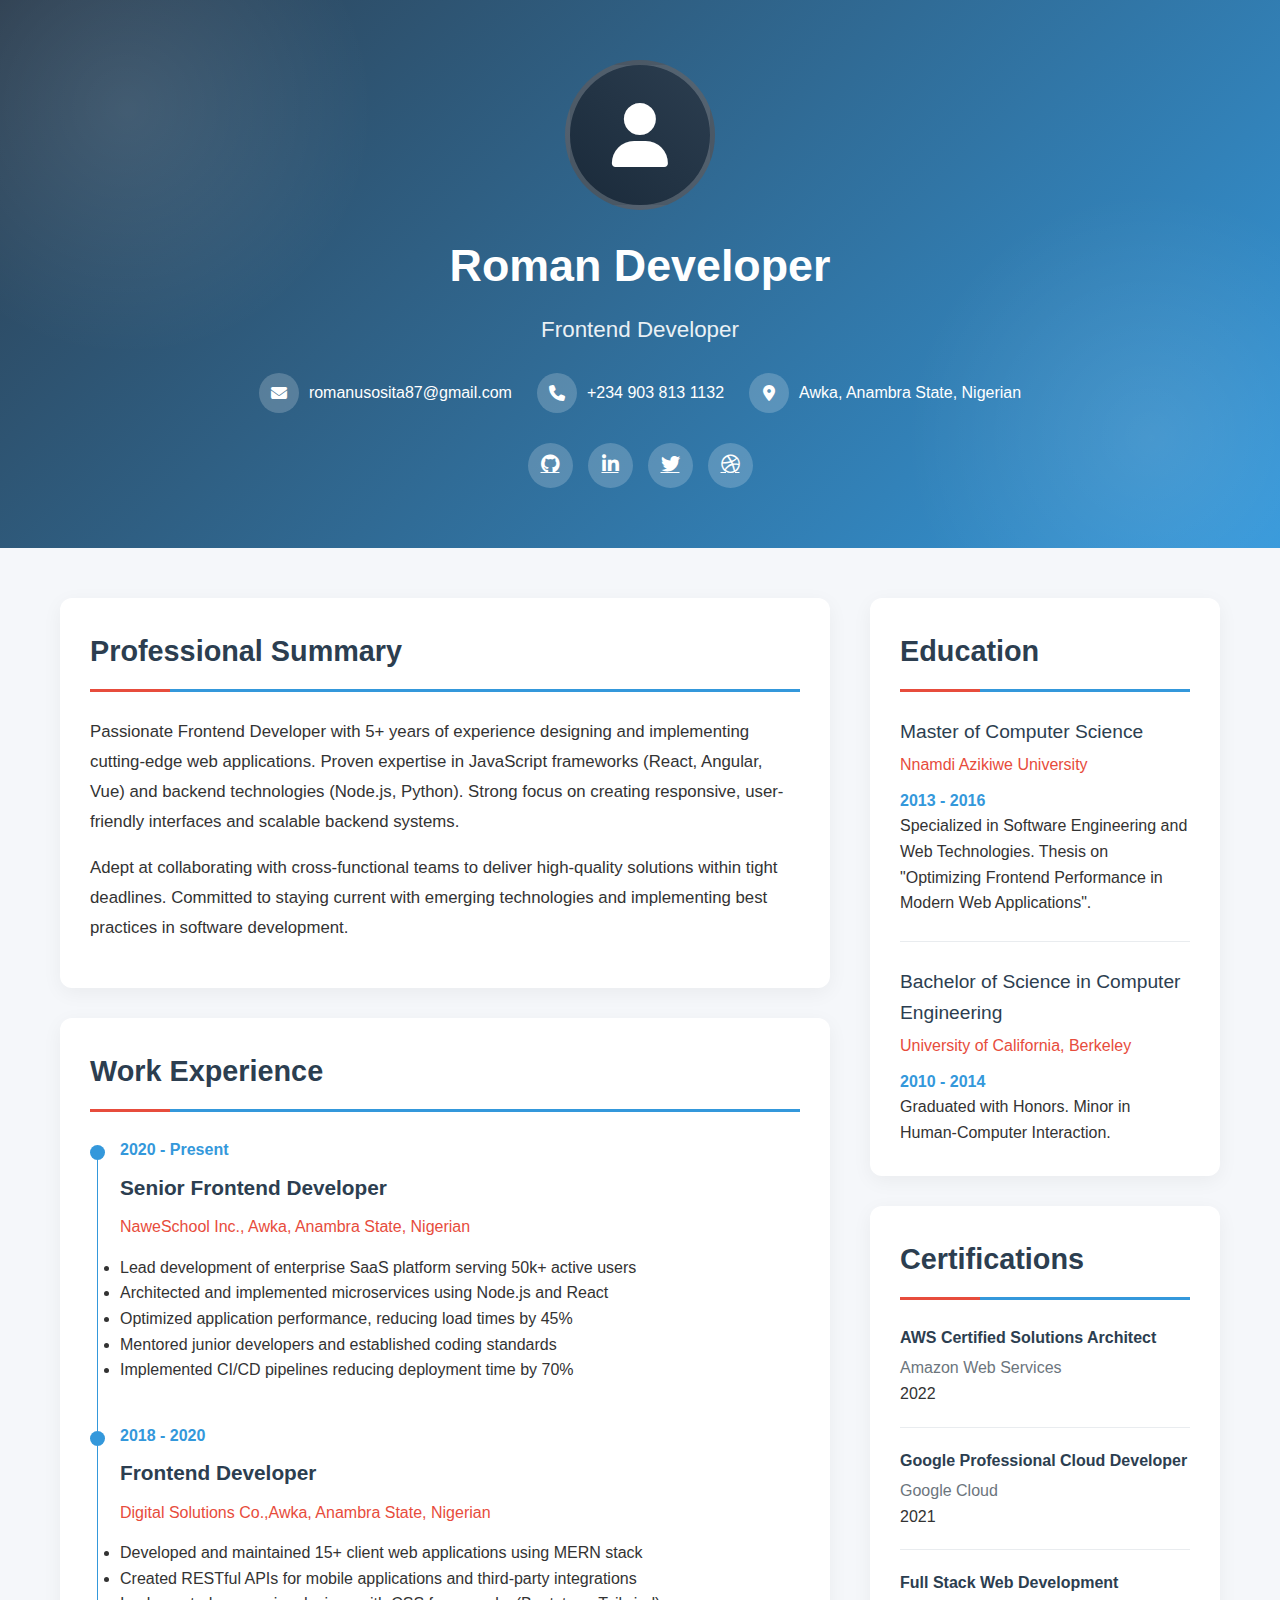
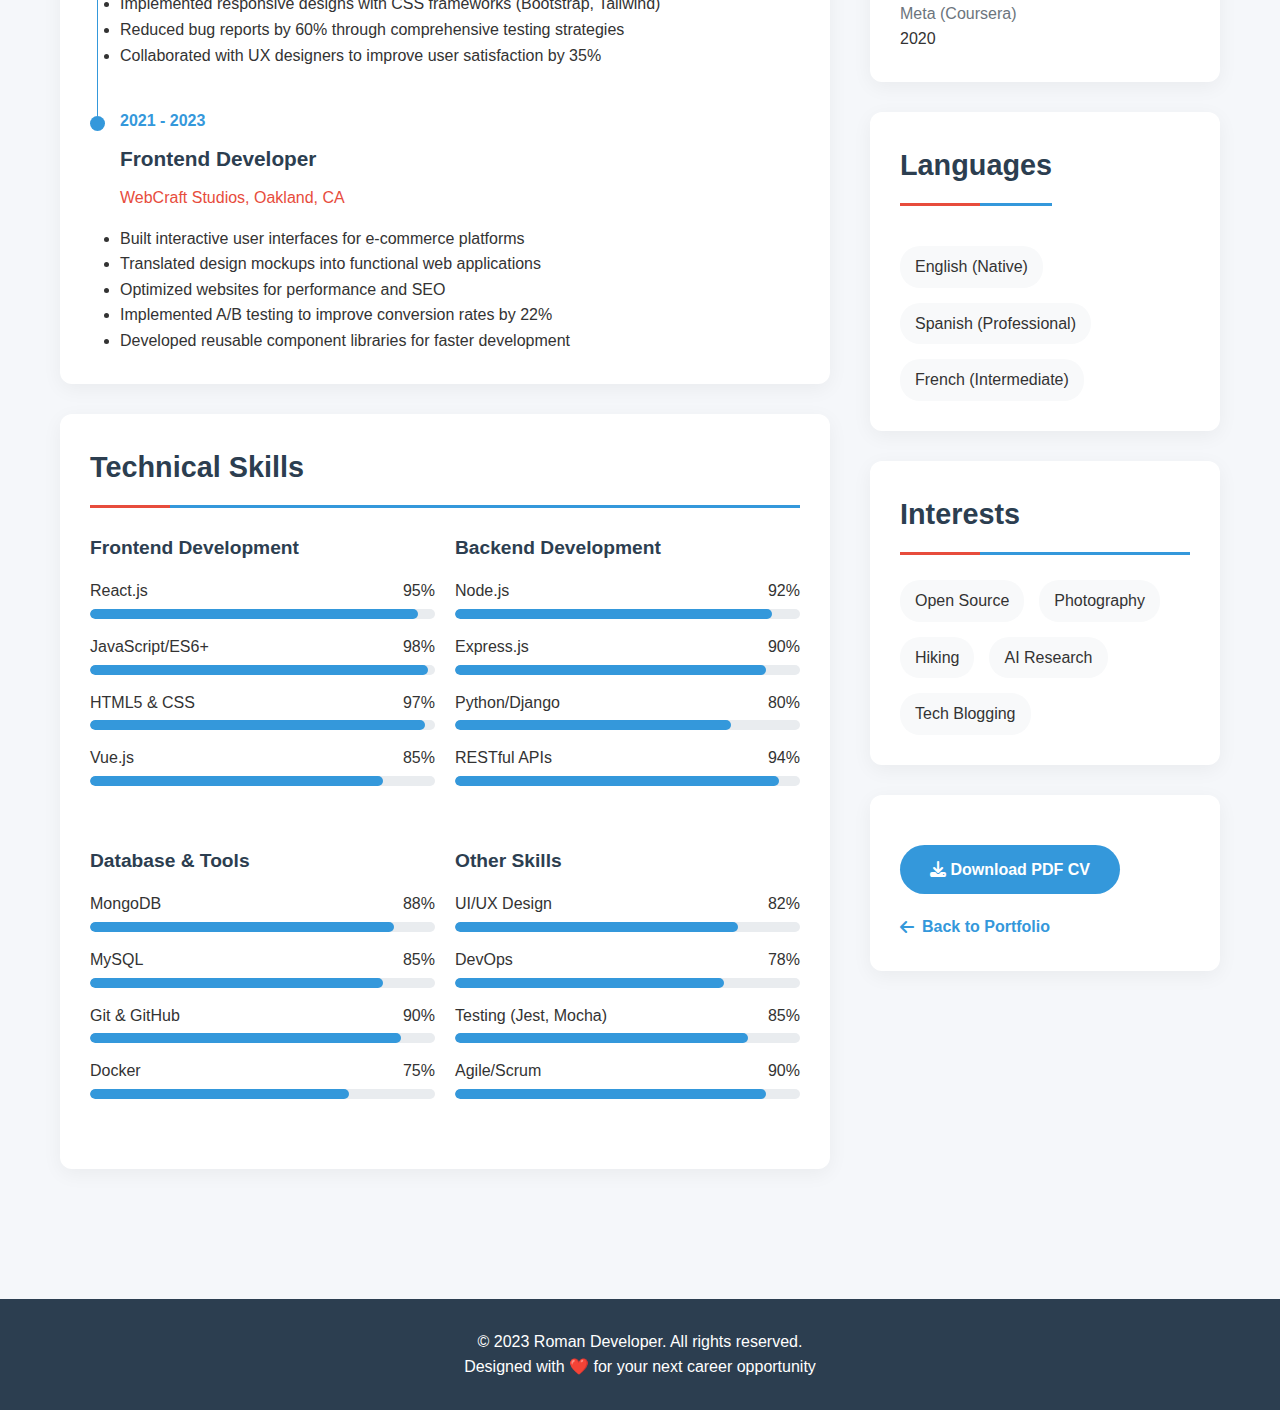
<file: portfolio cv.html>
<!DOCTYPE html>
<html lang="en">
<head>
    <meta charset="UTF-8">
    <meta name="viewport" content="width=device-width, initial-scale=1.0">
    <title>Roman Developer | Professional CV</title>
    <link rel="stylesheet" href="cv.css">
    <link rel="stylesheet" href="https://cdnjs.cloudflare.com/ajax/libs/font-awesome/6.4.0/css/all.min.css">
</head>
<body>
    <!-- Header Section -->
    <header>
        <div class="container">
            <div class="header-content">
                <div class="profile-img">
                    <i class="fas fa-user"></i>
                </div>
                <h1>Roman Developer</h1>
                <div class="title">Frontend Developer</div>
                
                <div class="contact-info">
                    <div class="contact-item">
                        <div class="contact-icon">
                            <i class="fas fa-envelope"></i>
                        </div>
                        <span>romanusosita87@gmail.com</span>
                    </div>
                    <div class="contact-item">
                        <div class="contact-icon">
                            <i class="fas fa-phone"></i>
                        </div>
                        <span>+234 903 813 1132</span>
                    </div>
                    <div class="contact-item">
                        <div class="contact-icon">
                            <i class="fas fa-map-marker-alt"></i>
                        </div>
                        <span>Awka, Anambra State, Nigerian</span>
                    </div>
                </div>
                
                <div class="social-links">
                    <a href="#"><i class="fab fa-github"></i></a>
                    <a href="#"><i class="fab fa-linkedin-in"></i></a>
                    <a href="#"><i class="fab fa-twitter"></i></a>
                    <a href="#"><i class="fab fa-dribbble"></i></a>
                </div>
            </div>
        </div>
    </header>
    
    <!-- Main Content -->
    <div class="content">
        <div class="container">
            <div class="cv-grid">
                <!-- Left Column -->
                <div class="left-column">
                    <!-- Summary Section -->
                    <div class="section summary">
                        <h2>Professional Summary</h2>
                        <p>Passionate Frontend Developer with 5+ years of experience designing and implementing cutting-edge web applications. Proven expertise in JavaScript frameworks (React, Angular, Vue) and backend technologies (Node.js, Python). Strong focus on creating responsive, user-friendly interfaces and scalable backend systems.</p>
                        <p>Adept at collaborating with cross-functional teams to deliver high-quality solutions within tight deadlines. Committed to staying current with emerging technologies and implementing best practices in software development.</p>
                    </div>
                    
                    <!-- Experience Section -->
                    <div class="section experience">
                        <h2>Work Experience</h2>
                        
                        <div class="timeline-item">
                            <div class="timeline-date">2020 - Present</div>
                            <h3 class="timeline-title">Senior Frontend Developer</h3>
                            <div class="timeline-subtitle">NaweSchool Inc., Awka, Anambra State, Nigerian</div>
                            <ul>
                                <li>Lead development of enterprise SaaS platform serving 50k+ active users</li>
                                <li>Architected and implemented microservices using Node.js and React</li>
                                <li>Optimized application performance, reducing load times by 45%</li>
                                <li>Mentored junior developers and established coding standards</li>
                                <li>Implemented CI/CD pipelines reducing deployment time by 70%</li>
                            </ul>
                        </div>
                        
                        <div class="timeline-item">
                            <div class="timeline-date">2018 - 2020</div>
                            <h3 class="timeline-title">Frontend Developer</h3>
                            <div class="timeline-subtitle">Digital Solutions Co.,Awka, Anambra State, Nigerian</div>
                            <ul>
                                <li>Developed and maintained 15+ client web applications using MERN stack</li>
                                <li>Created RESTful APIs for mobile applications and third-party integrations</li>
                                <li>Implemented responsive designs with CSS frameworks (Bootstrap, Tailwind)</li>
                                <li>Reduced bug reports by 60% through comprehensive testing strategies</li>
                                <li>Collaborated with UX designers to improve user satisfaction by 35%</li>
                            </ul>
                        </div>
                        
                        <div class="timeline-item">
                            <div class="timeline-date">2021 - 2023</div>
                            <h3 class="timeline-title">Frontend Developer</h3>
                            <div class="timeline-subtitle">WebCraft Studios, Oakland, CA</div>
                            <ul>
                                <li>Built interactive user interfaces for e-commerce platforms</li>
                                <li>Translated design mockups into functional web applications</li>
                                <li>Optimized websites for performance and SEO</li>
                                <li>Implemented A/B testing to improve conversion rates by 22%</li>
                                <li>Developed reusable component libraries for faster development</li>
                            </ul>
                        </div>
                    </div>
                    
                    <!-- Skills Section -->
                    <div class="section skills">
                        <h2>Technical Skills</h2>
                        <div class="skills-grid">
                            <div class="skill-category">
                                <h3>Frontend Development</h3>
                                <div class="skill-item">
                                    <div class="skill-info">
                                        <span>React.js</span>
                                        <span>95%</span>
                                    </div>
                                    <div class="skill-bar">
                                        <div class="skill-progress" style="width: 95%"></div>
                                    </div>
                                </div>
                                <div class="skill-item">
                                    <div class="skill-info">
                                        <span>JavaScript/ES6+</span>
                                        <span>98%</span>
                                    </div>
                                    <div class="skill-bar">
                                        <div class="skill-progress" style="width: 98%"></div>
                                    </div>
                                </div>
                                <div class="skill-item">
                                    <div class="skill-info">
                                        <span>HTML5 & CSS</span>
                                        <span>97%</span>
                                    </div>
                                    <div class="skill-bar">
                                        <div class="skill-progress" style="width: 97%"></div>
                                    </div>
                                </div>
                                <div class="skill-item">
                                    <div class="skill-info">
                                        <span>Vue.js</span>
                                        <span>85%</span>
                                    </div>
                                    <div class="skill-bar">
                                        <div class="skill-progress" style="width: 85%"></div>
                                    </div>
                                </div>
                            </div>
                            
                            <div class="skill-category">
                                <h3>Backend Development</h3>
                                <div class="skill-item">
                                    <div class="skill-info">
                                        <span>Node.js</span>
                                        <span>92%</span>
                                    </div>
                                    <div class="skill-bar">
                                        <div class="skill-progress" style="width: 92%"></div>
                                    </div>
                                </div>
                                <div class="skill-item">
                                    <div class="skill-info">
                                        <span>Express.js</span>
                                        <span>90%</span>
                                    </div>
                                    <div class="skill-bar">
                                        <div class="skill-progress" style="width: 90%"></div>
                                    </div>
                                </div>
                                <div class="skill-item">
                                    <div class="skill-info">
                                        <span>Python/Django</span>
                                        <span>80%</span>
                                    </div>
                                    <div class="skill-bar">
                                        <div class="skill-progress" style="width: 80%"></div>
                                    </div>
                                </div>
                                <div class="skill-item">
                                    <div class="skill-info">
                                        <span>RESTful APIs</span>
                                        <span>94%</span>
                                    </div>
                                    <div class="skill-bar">
                                        <div class="skill-progress" style="width: 94%"></div>
                                    </div>
                                </div>
                            </div>
                            
                            <div class="skill-category">
                                <h3>Database & Tools</h3>
                                <div class="skill-item">
                                    <div class="skill-info">
                                        <span>MongoDB</span>
                                        <span>88%</span>
                                    </div>
                                    <div class="skill-bar">
                                        <div class="skill-progress" style="width: 88%"></div>
                                    </div>
                                </div>
                                <div class="skill-item">
                                    <div class="skill-info">
                                        <span>MySQL</span>
                                        <span>85%</span>
                                    </div>
                                    <div class="skill-bar">
                                        <div class="skill-progress" style="width: 85%"></div>
                                    </div>
                                </div>
                                <div class="skill-item">
                                    <div class="skill-info">
                                        <span>Git & GitHub</span>
                                        <span>90%</span>
                                    </div>
                                    <div class="skill-bar">
                                        <div class="skill-progress" style="width: 90%"></div>
                                    </div>
                                </div>
                                <div class="skill-item">
                                    <div class="skill-info">
                                        <span>Docker</span>
                                        <span>75%</span>
                                    </div>
                                    <div class="skill-bar">
                                        <div class="skill-progress" style="width: 75%"></div>
                                    </div>
                                </div>
                            </div>
                            
                            <div class="skill-category">
                                <h3>Other Skills</h3>
                                <div class="skill-item">
                                    <div class="skill-info">
                                        <span>UI/UX Design</span>
                                        <span>82%</span>
                                    </div>
                                    <div class="skill-bar">
                                        <div class="skill-progress" style="width: 82%"></div>
                                    </div>
                                </div>
                                <div class="skill-item">
                                    <div class="skill-info">
                                        <span>DevOps</span>
                                        <span>78%</span>
                                    </div>
                                    <div class="skill-bar">
                                        <div class="skill-progress" style="width: 78%"></div>
                                    </div>
                                </div>
                                <div class="skill-item">
                                    <div class="skill-info">
                                        <span>Testing (Jest, Mocha)</span>
                                        <span>85%</span>
                                    </div>
                                    <div class="skill-bar">
                                        <div class="skill-progress" style="width: 85%"></div>
                                    </div>
                                </div>
                                <div class="skill-item">
                                    <div class="skill-info">
                                        <span>Agile/Scrum</span>
                                        <span>90%</span>
                                    </div>
                                    <div class="skill-bar">
                                        <div class="skill-progress" style="width: 90%"></div>
                                    </div>
                                </div>
                            </div>
                        </div>
                    </div>
                </div>
                
                <!-- Right Column -->
                <div class="right-column">
                    <!-- Education Section -->
                    <div class="section education">
                        <h2>Education</h2>
                        
                        <div class="education-item">
                            <div class="education-degree">Master of Computer Science</div>
                            <div class="education-school">Nnamdi Azikiwe University</div>
                            <div class="education-date">2013 - 2016</div>
                            <p>Specialized in Software Engineering and Web Technologies. Thesis on "Optimizing Frontend Performance in Modern Web Applications".</p>
                        </div>
                        
                        <div class="education-item">
                            <div class="education-degree">Bachelor of Science in Computer Engineering</div>
                            <div class="education-school">University of California, Berkeley</div>
                            <div class="education-date">2010 - 2014</div>
                            <p>Graduated with Honors. Minor in Human-Computer Interaction.</p>
                        </div>
                    </div>
                    
                    <!-- Certifications Section -->
                    <div class="section certifications">
                        <h2>Certifications</h2>
                        
                        <div class="certificate-item">
                            <div class="certificate-title">AWS Certified Solutions Architect</div>
                            <div class="certificate-org">Amazon Web Services</div>
                            <div class="certificate-date">2022</div>
                        </div>
                        
                        <div class="certificate-item">
                            <div class="certificate-title">Google Professional Cloud Developer</div>
                            <div class="certificate-org">Google Cloud</div>
                            <div class="certificate-date">2021</div>
                        </div>
                        
                        <div class="certificate-item">
                            <div class="certificate-title">Full Stack Web Development</div>
                            <div class="certificate-org">Meta (Coursera)</div>
                            <div class="certificate-date">2020</div>
                        </div>
                    </div>
                    
                    <!-- Languages Section -->
                    <div class="section languages">
                        <h2>Languages</h2>
                        <div class="languages">
                            <div class="language-item">English (Native)</div>
                            <div class="language-item">Spanish (Professional)</div>
                            <div class="language-item">French (Intermediate)</div>
                        </div>
                    </div>
                    
                    <!-- Interests Section -->
                    <div class="section interests">
                        <h2>Interests</h2>
                        <div class="languages">
                            <div class="language-item">Open Source</div>
                            <div class="language-item">Photography</div>
                            <div class="language-item">Hiking</div>
                            <div class="language-item">AI Research</div>
                            <div class="language-item">Tech Blogging</div>
                        </div>
                    </div>
                    
                    <!-- Download Button -->
                    <div class="section">
                        <a href="#" class="download-btn">
                            <i class="fas fa-download"></i> Download PDF CV
                        </a>
                        <div>
                            <a href="./index.html" class="back-btn">
                                <i class="fas fa-arrow-left"></i> Back to Portfolio
                            </a>
                        </div>
                    </div>
                </div>
            </div>
        </div>
    </div>
    
    <!-- Footer -->
    <footer>
        <div class="container">
            <p>&copy; 2023 Roman Developer. All rights reserved.</p>
            <p>Designed with ❤️ for your next career opportunity</p>
        </div>
    </footer>
    
    <script src="./cv.js"></script>
</body>
</html>
</file>
<file: cv.css>
* {
            margin: 0;
            padding: 0;
            box-sizing: border-box;
            font-family: 'Segoe UI', Tahoma, Geneva, Verdana, sans-serif;
        }
        
        :root {
            --primary: #3498db;
            --secondary: #2c3e50;
            --accent: #e74c3c;
            --light: #f8f9fa;
            --dark: #212529;
            --text: #333;
            --gray: #6c757d;
            --light-gray: #e9ecef;
            --transition: all 0.3s ease;
        }
        
        body {
            background-color: #f5f7fa;
            color: var(--text);
            line-height: 1.6;
        }
        
        .container {
            max-width: 1200px;
            margin: 0 auto;
            padding: 0 20px;
        }
        
        header {
            background: linear-gradient(135deg, var(--secondary), var(--primary));
            color: white;
            padding: 60px 0;
            text-align: center;
            position: relative;
            overflow: hidden;
        }
        
        header::before {
            content: "";
            position: absolute;
            top: 0;
            left: 0;
            width: 100%;
            height: 100%;
            background: 
                radial-gradient(circle at 10% 20%, rgba(255,255,255,0.1) 0%, transparent 20%),
                radial-gradient(circle at 90% 80%, rgba(255,255,255,0.1) 0%, transparent 20%);
        }
        
        .header-content {
            position: relative;
            z-index: 2;
        }
        
        .profile-img {
            width: 150px;
            height: 150px;
            border-radius: 50%;
            border: 5px solid rgba(255,255,255,0.2);
            margin: 0 auto 20px;
            overflow: hidden;
            background: linear-gradient(45deg, #1a2a3a, #2c3e50);
            display: flex;
            align-items: center;
            justify-content: center;
            color: white;
            font-size: 4rem;
        }
        
        h1 {
            font-size: 2.8rem;
            margin-bottom: 10px;
        }
        
        .title {
            font-size: 1.4rem;
            font-weight: 400;
            opacity: 0.9;
            margin-bottom: 25px;
        }
        
        .contact-info {
            display: flex;
            justify-content: center;
            flex-wrap: wrap;
            gap: 25px;
            margin-top: 20px;
        }
        
        .contact-item {
            display: flex;
            align-items: center;
            gap: 10px;
        }
        
        .contact-icon {
            width: 40px;
            height: 40px;
            background: rgba(255,255,255,0.2);
            border-radius: 50%;
            display: flex;
            align-items: center;
            justify-content: center;
        }
        
        .social-links {
            display: flex;
            justify-content: center;
            gap: 15px;
            margin-top: 30px;
        }
        
        .social-links a {
            width: 45px;
            height: 45px;
            border-radius: 50%;
            background: rgba(255,255,255,0.2);
            display: flex;
            align-items: center;
            justify-content: center;
            color: white;
            font-size: 1.2rem;
            transition: var(--transition);
        }
        
        .social-links a:hover {
            background: var(--primary);
            transform: translateY(-5px);
        }
        
        .content {
            padding: 50px 0;
        }
        
        .cv-grid {
            display: grid;
            grid-template-columns: 1fr 350px;
            gap: 40px;
        }
        
        .section {
            background: white;
            border-radius: 12px;
            box-shadow: 0 5px 20px rgba(0,0,0,0.05);
            padding: 30px;
            margin-bottom: 30px;
            transition: var(--transition);
        }
        
        .section:hover {
            transform: translateY(-5px);
            box-shadow: 0 8px 25px rgba(0,0,0,0.1);
        }
        
        h2 {
            font-size: 1.8rem;
            margin-bottom: 25px;
            padding-bottom: 15px;
            border-bottom: 3px solid var(--primary);
            color: var(--secondary);
            position: relative;
        }
        
        h2::after {
            content: "";
            position: absolute;
            bottom: -3px;
            left: 0;
            width: 80px;
            height: 3px;
            background: var(--accent);
        }
        
        .summary p {
            margin-bottom: 15px;
            font-size: 1.05rem;
            line-height: 1.8;
        }
        
        .timeline-item {
            position: relative;
            padding-left: 30px;
            margin-bottom: 40px;
        }
        
        .timeline-item:last-child {
            margin-bottom: 0;
        }
        
        .timeline-item::before {
            content: "";
            position: absolute;
            left: 0;
            top: 8px;
            width: 15px;
            height: 15px;
            border-radius: 50%;
            background: var(--primary);
        }
        
        .timeline-item::after {
            content: "";
            position: absolute;
            left: 7px;
            top: 23px;
            width: 1px;
            height: calc(100% + 25px);
            background: var(--primary);
        }
        
        .timeline-item:last-child::after {
            display: none;
        }
        
        .timeline-date {
            color: var(--primary);
            font-weight: 600;
            margin-bottom: 8px;
        }
        
        .timeline-title {
            font-size: 1.3rem;
            margin-bottom: 10px;
            color: var(--secondary);
        }
        
        .timeline-subtitle {
            color: var(--accent);
            margin-bottom: 15px;
            font-weight: 500;
        }
        
        .skills-grid {
            display: grid;
            grid-template-columns: repeat(2, 1fr);
            gap: 20px;
        }
        
        .skill-category {
            margin-bottom: 25px;
        }
        
        .skill-category h3 {
            font-size: 1.2rem;
            margin-bottom: 15px;
            color: var(--secondary);
        }
        
        .skill-item {
            margin-bottom: 15px;
        }
        
        .skill-info {
            display: flex;
            justify-content: space-between;
            margin-bottom: 5px;
        }
        
        .skill-bar {
            height: 10px;
            background: var(--light-gray);
            border-radius: 5px;
            overflow: hidden;
        }
        
        .skill-progress {
            height: 100%;
            background: var(--primary);
            border-radius: 5px;
        }
        
        .education-item {
            margin-bottom: 25px;
            padding-bottom: 25px;
            border-bottom: 1px solid var(--light-gray);
        }
        
        .education-item:last-child {
            margin-bottom: 0;
            padding-bottom: 0;
            border-bottom: none;
        }
        
        .education-degree {
            font-size: 1.2rem;
            margin-bottom: 5px;
            color: var(--secondary);
        }
        
        .education-school {
            color: var(--accent);
            margin-bottom: 10px;
            font-weight: 500;
        }
        
        .education-date {
            color: var(--primary);
            font-weight: 600;
        }
        
        .languages {
            display: flex;
            flex-wrap: wrap;
            gap: 15px;
        }
        
        .language-item {
            background: var(--light);
            padding: 8px 15px;
            border-radius: 20px;
            font-weight: 500;
        }
        
        .certificate-item {
            margin-bottom: 20px;
            padding-bottom: 20px;
            border-bottom: 1px solid var(--light-gray);
        }
        
        .certificate-item:last-child {
            margin-bottom: 0;
            padding-bottom: 0;
            border-bottom: none;
        }
        
        .certificate-title {
            font-weight: 600;
            margin-bottom: 5px;
            color: var(--secondary);
        }
        
        .certificate-org {
            color: var(--gray);
        }
        
        .download-btn {
            display: inline-block;
            background: var(--primary);
            color: white;
            padding: 12px 30px;
            border-radius: 30px;
            font-weight: 600;
            text-decoration: none;
            margin-top: 20px;
            transition: var(--transition);
        }
        
        .download-btn:hover {
            background: var(--secondary);
            transform: translateY(-3px);
            box-shadow: 0 5px 15px rgba(0,0,0,0.1);
        }
        
        .back-btn {
            display: inline-flex;
            align-items: center;
            gap: 8px;
            color: var(--primary);
            font-weight: 600;
            text-decoration: none;
            margin-top: 20px;
            transition: var(--transition);
        }
        
        .back-btn:hover {
            color: var(--secondary);
            transform: translateX(-5px);
        }
        
        footer {
            background: var(--secondary);
            color: white;
            text-align: center;
            padding: 30px 0;
            margin-top: 50px;
        }
        
        @media (max-width: 992px) {
            .cv-grid {
                grid-template-columns: 1fr;
            }
        }
        
        @media (max-width: 576px) {
            .skills-grid {
                grid-template-columns: 1fr;
            }
            
            .contact-info {
                flex-direction: column;
                align-items: center;
                gap: 15px;
            }
            
            h1 {
                font-size: 2.2rem;
            }
            
            .title {
                font-size: 1.2rem;
            }
        }
</file>
